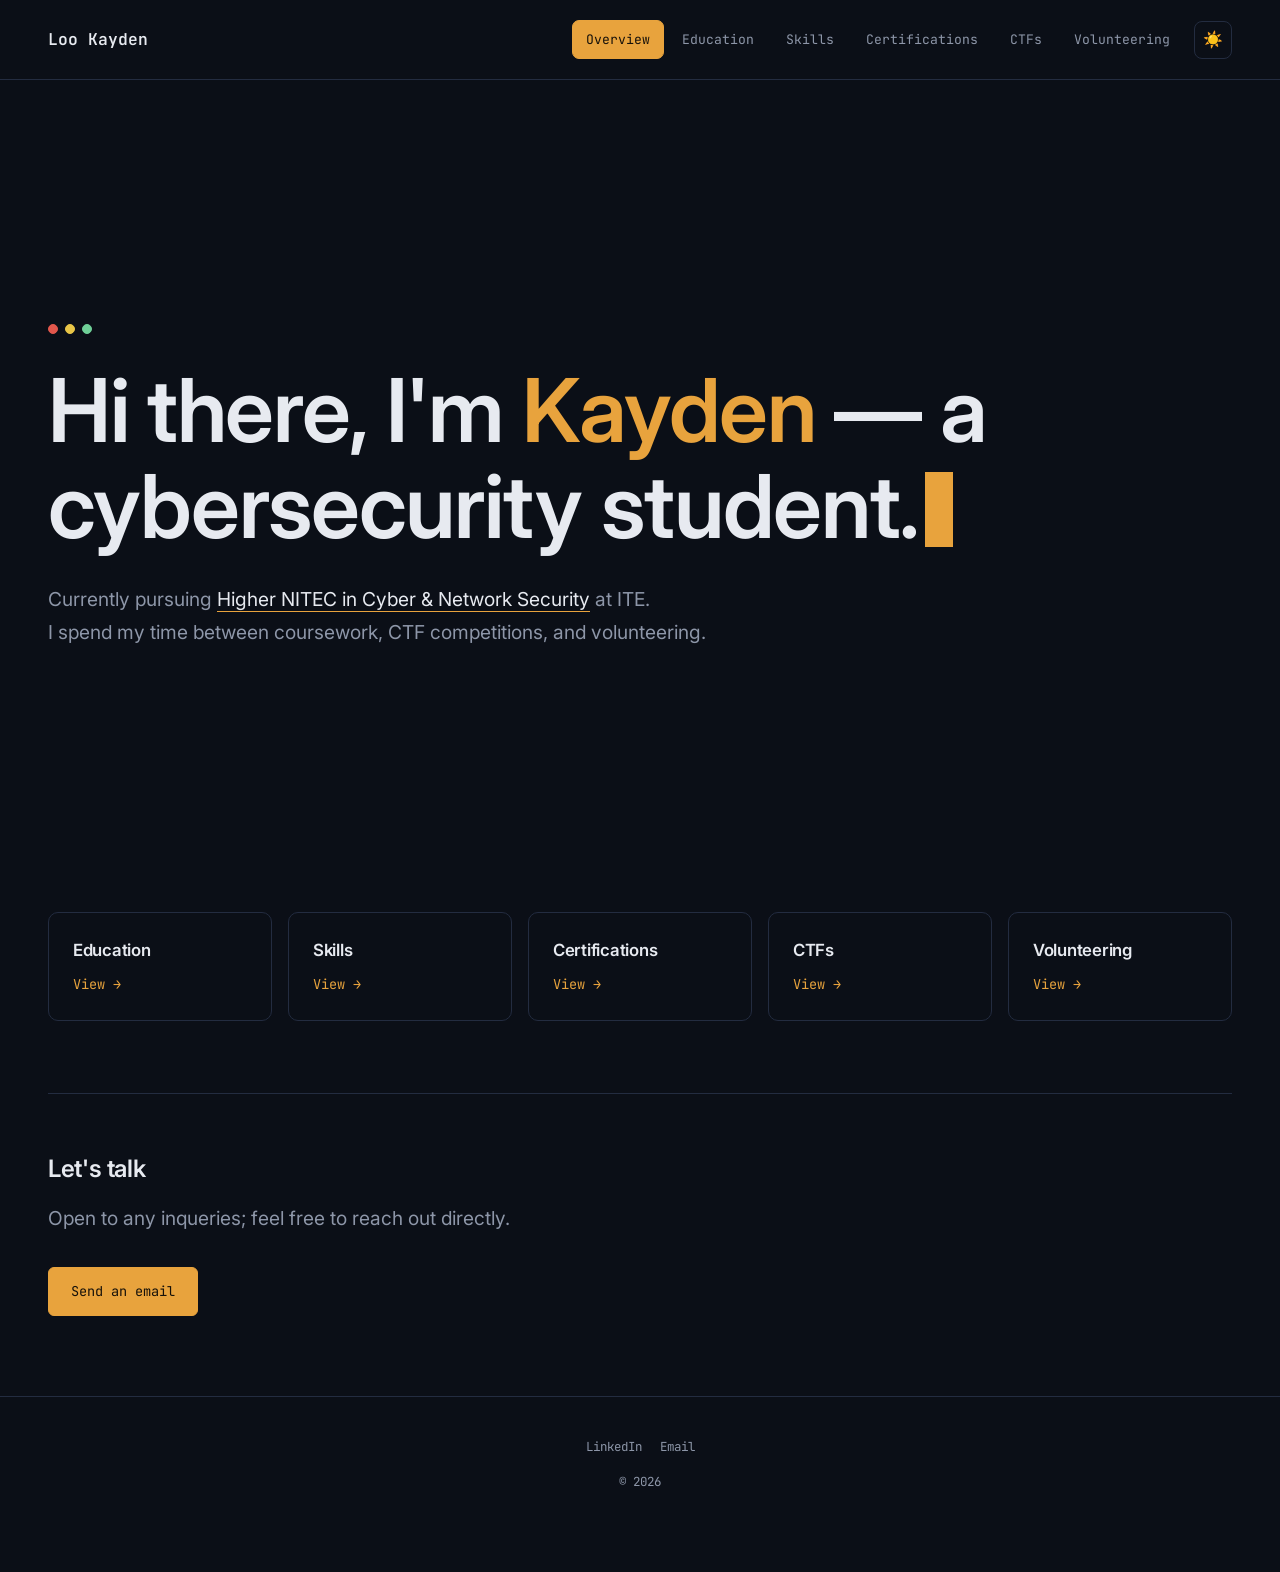
<file: index.html>
<!DOCTYPE html>
<html lang="en">
<head>
<meta charset="UTF-8">
<meta name="viewport" content="width=device-width, initial-scale=1.0">
<title>Loo Kayden — Cyber & Network Security Student</title>
<meta name="description" content="Portfolio of a cybersecurity student — projects, CTF writeups, and certifications.">
<link rel="preconnect" href="https://fonts.googleapis.com">
<link rel="preconnect" href="https://fonts.gstatic.com" crossorigin>
<link href="https://fonts.googleapis.com/css2?family=JetBrains+Mono:wght@400;500;600;700&family=Inter:wght@400;500;600&display=swap" rel="stylesheet">
<link rel="stylesheet" href="style.css">
<script>
  (function () {
    try {
      var t = localStorage.getItem('kayden-theme') || 'dark';
      document.documentElement.setAttribute('data-theme', t);
    } catch (e) {}
  })();
</script>
</head>
<body>

<header class="site-header">
  <a href="index.html" class="brand">Loo Kayden</a>
  <nav class="top-nav" aria-label="Primary navigation">
    <a href="index.html" class="active">Overview</a>
    <a href="education.html">Education</a>
    <a href="skills.html">Skills</a>
    <a href="certifications.html">Certifications</a>
    <a href="ctfs.html">CTFs</a>
    <a href="volunteering.html">Volunteering</a>
    <button id="theme-toggle" class="theme-toggle" aria-label="Switch theme">🌙</button>
  </nav>
</header>

<main>
  <section class="page hero">
    <div class="hero-intro">
      <div class="term-bar"><span></span><span></span><span></span></div>
      <h1>Hi there, I'm <span class="accent-text">Kayden</span> — a cybersecurity student.<span class="cursor"></span></h1>
      <p>
        Currently pursuing <a href="education.html">Higher NITEC in Cyber &amp; Network Security</a> at ITE.<br>
        I spend my time between coursework, CTF competitions, and volunteering.
      </p>
    </div>


    <div>
      <p>
        
      </p>
      
      
    </div>
    <div class="explore-grid">
      <a class="explore-card" href="education.html">
        <h3>Education</h3>
        <span class="arrow">View →</span>
      </a>
      <a class="explore-card" href="skills.html">
        <h3>Skills</h3>
        <span class="arrow">View →</span>
      </a>
      <a class="explore-card" href="certifications.html">
        <h3>Certifications</h3>
        <span class="arrow">View →</span>
      </a>
      <a class="explore-card" href="ctfs.html">
        <h3>CTFs</h3>
        <span class="arrow">View →</span>
      </a>
      <a class="explore-card" href="volunteering.html">
        <h3>Volunteering</h3>
        <span class="arrow">View →</span>
      </a>
      
    </div>

    <div class="page-block contact">
      <h2>Let's talk</h2>
      <p>
        Open to any inqueries; feel free to reach out directly.
      </p>
      <div class="contact-actions">
        <a class="btn primary" href="mailto:luweiwenkayden@gmail.com">Send an email</a>
      </div>
    </div>
  </section>
</main>

<footer class="site-footer">
  <div class="footer-inner">
    <div class="footer-socials">
      <a href="https://www.linkedin.com/in/kayden-loo" target="_blank" rel="noopener">LinkedIn</a>
      <a href="mailto:luweiwenkayden@gmail.com">Email</a>
    </div>
    <p>© 2026</p>
  </div>
</footer>

<script src="site.js" defer></script>
</body>
</html>
</file>
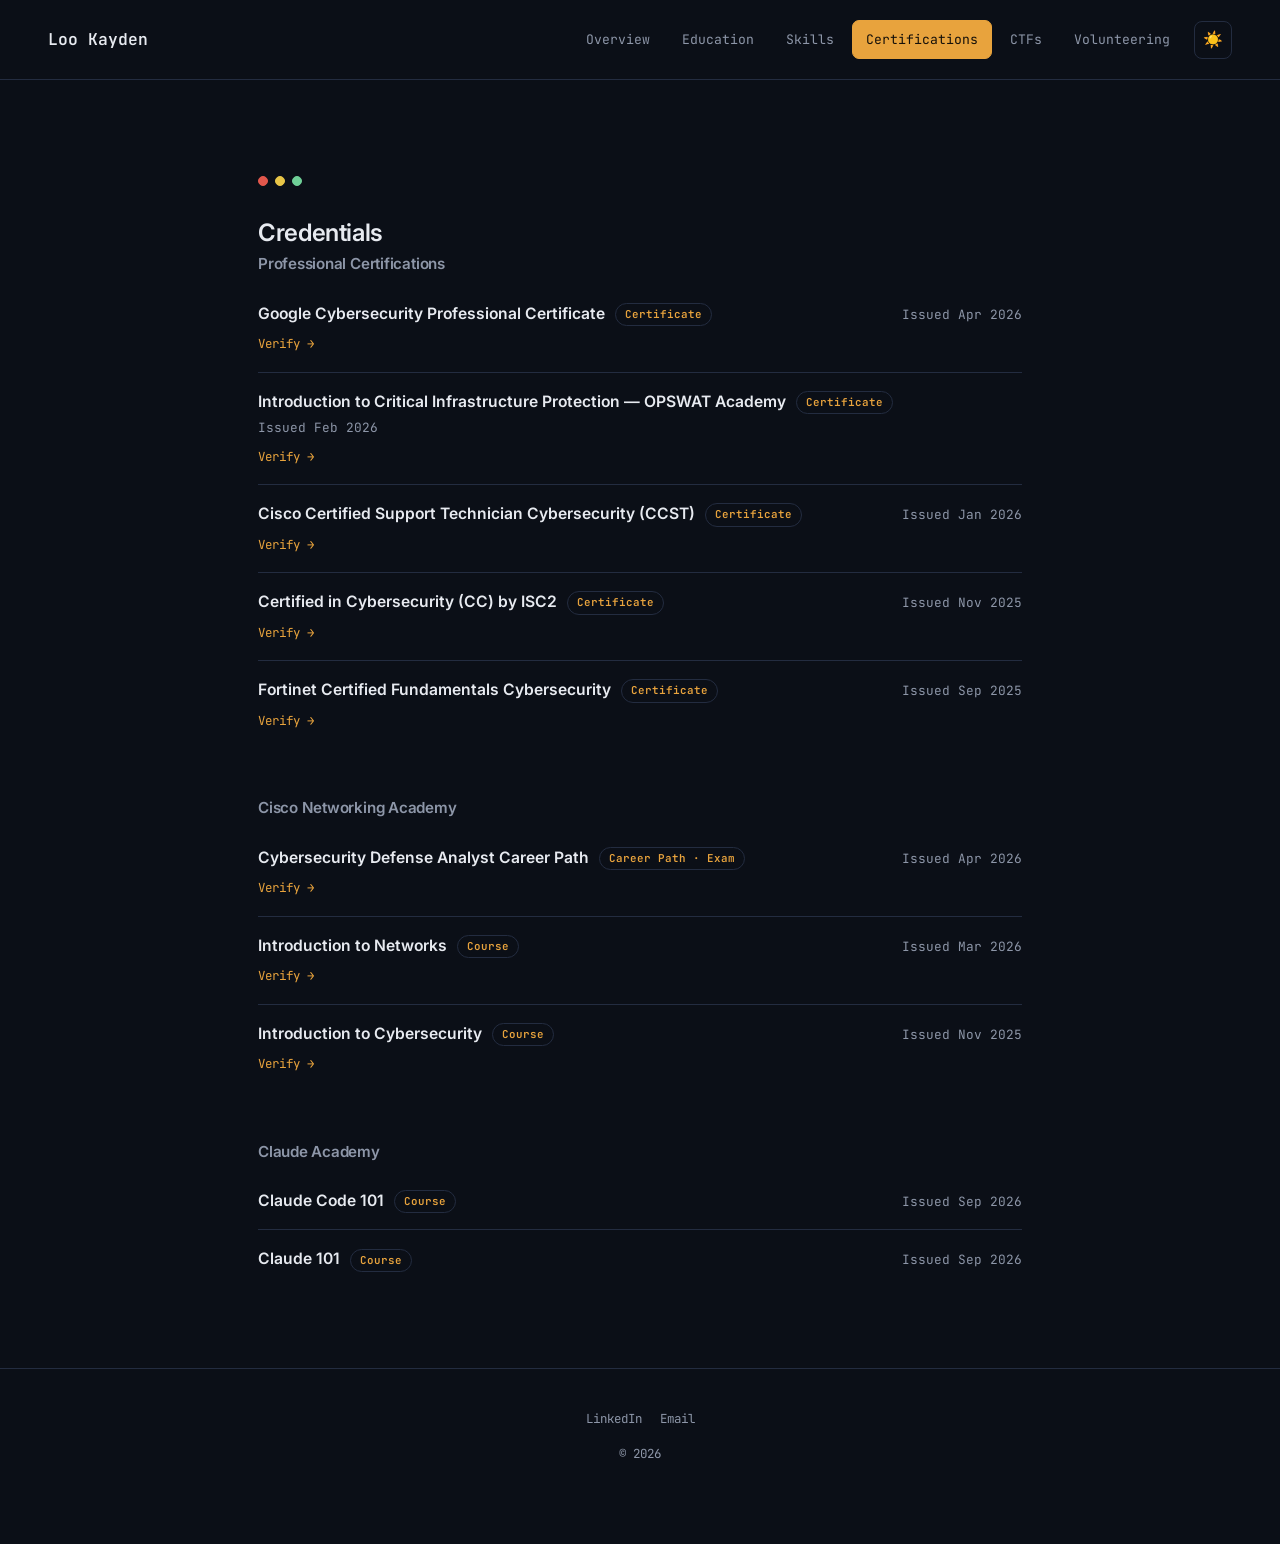
<file: certifications.html>
<!DOCTYPE html>
<html lang="en">
<head>
<meta charset="UTF-8">
<meta name="viewport" content="width=device-width, initial-scale=1.0">
<title>Certifications — Loo Kayden</title>
<link rel="preconnect" href="https://fonts.googleapis.com">
<link rel="preconnect" href="https://fonts.gstatic.com" crossorigin>
<link href="https://fonts.googleapis.com/css2?family=JetBrains+Mono:wght@400;500;600;700&family=Inter:wght@400;500;600&display=swap" rel="stylesheet">
<link rel="stylesheet" href="style.css">
<script>
  (function () {
    try {
      var t = localStorage.getItem('kayden-theme') || 'dark';
      document.documentElement.setAttribute('data-theme', t);
    } catch (e) {}
  })();
</script>
</head>
<body>

<header class="site-header">
  <a href="index.html" class="brand">Loo Kayden</a>
  <nav class="top-nav" aria-label="Primary navigation">
    <a href="index.html">Overview</a>
    <a href="education.html">Education</a>
    <a href="skills.html">Skills</a>
    <a href="certifications.html" class="active">Certifications</a>
    <a href="ctfs.html">CTFs</a>
    <a href="volunteering.html">Volunteering</a>
    <button id="theme-toggle" class="theme-toggle" aria-label="Switch theme">🌙</button>
  </nav>
</header>

<main>
  <section class="page">
    <div class="term-bar"><span></span><span></span><span></span></div>
    <h2>Credentials</h2>

    <div class="cert-group">
      <h3>Professional Certifications</h3>
      <div class="cert-list">
        <div class="cert">
          <div class="cert-name">Google Cybersecurity Professional Certificate<span class="cert-type">Certificate</span></div>
          <div class="cert-meta">Issued Apr 2026</div>
          <span class="cert-link-row"><a class="cert-link" href="certs/google-cybersecurity-professional-certificate.pdf" target="_blank" rel="noopener">Verify →</a></span>
        </div>
        <div class="cert">
          <div class="cert-name">Introduction to Critical Infrastructure Protection — OPSWAT Academy<span class="cert-type">Certificate</span></div>
          <div class="cert-meta">Issued Feb 2026</div>
          <span class="cert-link-row"><a class="cert-link" href="certs/opswat-icip-certificate.jpeg" target="_blank" rel="noopener">Verify →</a></span>
        </div>
        <div class="cert">
          <div class="cert-name">Cisco Certified Support Technician Cybersecurity (CCST)<span class="cert-type">Certificate</span></div>
          <div class="cert-meta">Issued Jan 2026</div>
          <span class="cert-link-row"><a class="cert-link" href="certs/cisco-ccst-cybersecurity-certificate.pdf" target="_blank" rel="noopener">Verify →</a></span>
        </div>
        <div class="cert">
          <div class="cert-name">Certified in Cybersecurity (CC) by ISC2<span class="cert-type">Certificate</span></div>
          <div class="cert-meta">Issued Nov 2025</div>
          <span class="cert-link-row"><a class="cert-link" href="certs/isc2-cc-certificate.pdf" target="_blank" rel="noopener">Verify →</a></span>
        </div>
        <div class="cert">
          <div class="cert-name">Fortinet Certified Fundamentals Cybersecurity<span class="cert-type">Certificate</span></div>
          <div class="cert-meta">Issued Sep 2025</div>
          <span class="cert-link-row"><a class="cert-link" href="certs/fortinet-certified-fundamentals-cybersecurity.pdf" target="_blank" rel="noopener">Verify →</a></span>
        </div>
        
      </div>
    </div>

    <div class="cert-group">
      <h3>Cisco Networking Academy</h3>
      <div class="cert-list">
        <div class="cert">
          <div class="cert-name">Cybersecurity Defense Analyst Career Path<span class="cert-type">Career Path · Exam</span></div>
          <div class="cert-meta">Issued Apr 2026</div>
          <span class="cert-link-row"><a class="cert-link" href="certs/cybersecurity-defense-analyst-career-path-certificate.pdf" target="_blank" rel="noopener">Verify →</a></span>
        </div>
        <div class="cert">
          <div class="cert-name">Introduction to Networks<span class="cert-type">Course</span></div>
          <div class="cert-meta">Issued Mar 2026</div>
          <span class="cert-link-row"><a class="cert-link" href="certs/introduction-to-networks-certificate.pdf" target="_blank" rel="noopener">Verify →</a></span>
        </div>
        <div class="cert">
          <div class="cert-name">Introduction to Cybersecurity<span class="cert-type">Course</span></div>
          <div class="cert-meta">Issued Nov 2025</div>
          <span class="cert-link-row"><a class="cert-link" href="certs/introduction-to-cybersecurity-certificate.pdf" target="_blank" rel="noopener">Verify →</a></span>
        </div>
      </div>
    </div>

    <div class="cert-group">
      <h3>Claude Academy</h3>
      <div class="cert-list">
        <div class="cert">
          <div class="cert-name">Claude Code 101<span class="cert-type">Course</span></div>
          <div class="cert-meta">Issued Sep 2026</div>
        </div>
        <div class="cert">
          <div class="cert-name">Claude 101<span class="cert-type">Course</span></div>
          <div class="cert-meta">Issued Sep 2026</div>
        </div>
      </div>
    </div>
  </section>
</main>

<footer class="site-footer">
  <div class="footer-inner">
    <div class="footer-socials">
      <a href="https://www.linkedin.com/in/kayden-loo" target="_blank" rel="noopener">LinkedIn</a>
      <a href="mailto:luweiwenkayden@gmail.com">Email</a>
    </div>
    <p>© 2026</p>
  </div>
</footer>

<script src="site.js" defer></script>
</body>
</html>
</file>
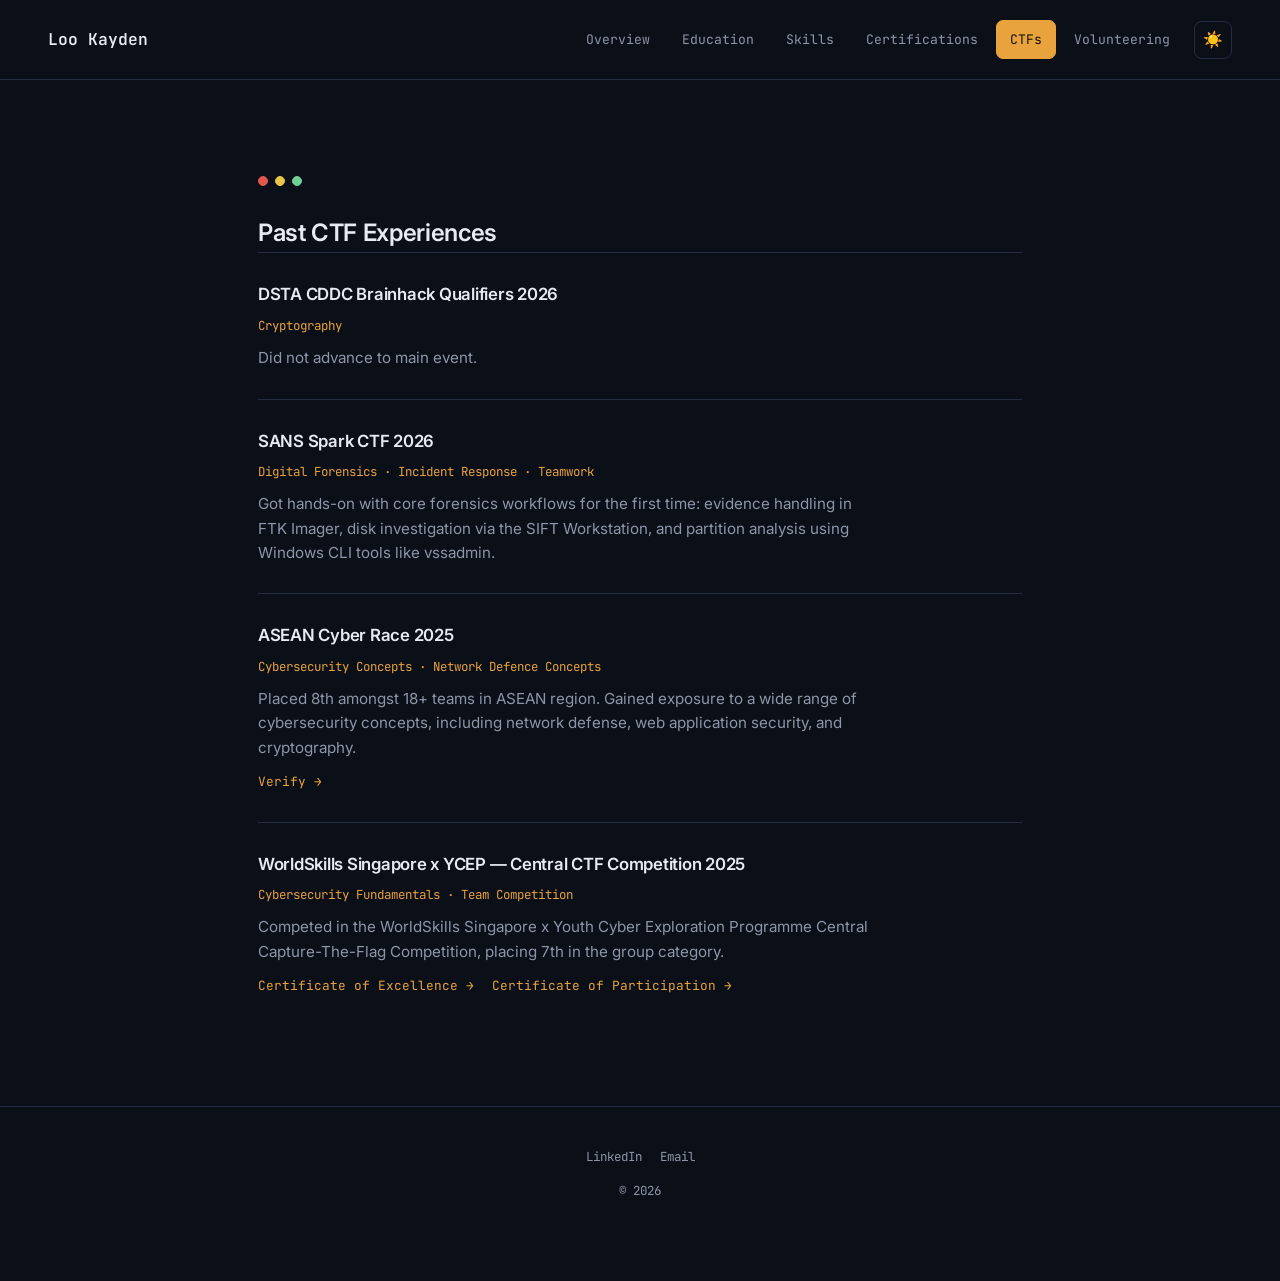
<file: ctfs.html>
<!DOCTYPE html>
<html lang="en">
<head>
<meta charset="UTF-8">
<meta name="viewport" content="width=device-width, initial-scale=1.0">
<title>CTFs — Loo Kayden</title>
<link rel="preconnect" href="https://fonts.googleapis.com">
<link rel="preconnect" href="https://fonts.gstatic.com" crossorigin>
<link href="https://fonts.googleapis.com/css2?family=JetBrains+Mono:wght@400;500;600;700&family=Inter:wght@400;500;600&display=swap" rel="stylesheet">
<link rel="stylesheet" href="style.css">
<script>
  (function () {
    try {
      var t = localStorage.getItem('kayden-theme') || 'dark';
      document.documentElement.setAttribute('data-theme', t);
    } catch (e) {}
  })();
</script>
</head>
<body>

<header class="site-header">
  <a href="index.html" class="brand">Loo Kayden</a>
  <nav class="top-nav" aria-label="Primary navigation">
    <a href="index.html">Overview</a>
    <a href="education.html">Education</a>
    <a href="skills.html">Skills</a>
    <a href="certifications.html">Certifications</a>
    <a href="ctfs.html" class="active">CTFs</a>
    <a href="volunteering.html">Volunteering</a>
    <button id="theme-toggle" class="theme-toggle" aria-label="Switch theme">🌙</button>
  </nav>
</header>

<main>
  <section class="page">
    <div class="term-bar"><span></span><span></span><span></span></div>
    <h2>Past CTF Experiences</h2>

    <div class="entry entry--plain">
      <div>
        <h3>DSTA CDDC Brainhack Qualifiers 2026</h3>
        <div class="stack">Cryptography</div>
        <p>
          Did not advance to main event.
        </p>
      </div>
    </div>
    <div class="entry entry--plain">
      <div>
        <h3>SANS Spark CTF 2026</h3>
        <div class="stack">Digital Forensics · Incident Response · Teamwork</div>
        <p>
          Got hands-on with core forensics workflows for the first time: evidence handling in FTK
          Imager, disk investigation via the SIFT Workstation, and partition analysis using Windows
          CLI tools like vssadmin.
        </p>
      </div>
    </div>
    <div class="entry entry--plain">
      <div>
        <h3>ASEAN Cyber Race 2025</h3>
        <div class="stack">Cybersecurity Concepts · Network Defence Concepts</div>
        <p>
          Placed 8th amongst 18+ teams in ASEAN region.
          Gained exposure to a wide range of cybersecurity concepts,
          including network defense, web application security, and cryptography.
        </p>
        <div class="links">
          <a href="certs/asean-cyber-race-2025-certificate.pdf" target="_blank" rel="noopener">Verify →</a>
        </div>
      </div>
    </div>
    <div class="entry entry--plain">
      <div>
        <h3>WorldSkills Singapore x YCEP — Central CTF Competition 2025</h3>
        <div class="stack">Cybersecurity Fundamentals · Team Competition</div>
        <p>
          Competed in the WorldSkills Singapore x Youth Cyber Exploration Programme
          Central Capture-The-Flag Competition, placing 7th in the group category.
        </p>
        <div class="links">
          <a href="certs/worldskills-ycep-ctf-certificate-of-excellence-2025.pdf" target="_blank" rel="noopener">Certificate of Excellence →</a>
          <a href="certs/worldskills-ycep-ctf-certificate-of-participation-2025.pdf" target="_blank" rel="noopener">Certificate of Participation →</a>
        </div>
      </div>
    </div>
  </section>
</main>

<footer class="site-footer">
  <div class="footer-inner">
    <div class="footer-socials">
      <a href="https://www.linkedin.com/in/kayden-loo" target="_blank" rel="noopener">LinkedIn</a>
      <a href="mailto:luweiwenkayden@gmail.com">Email</a>
    </div>
    <p>© 2026</p>
  </div>
</footer>

<script src="site.js" defer></script>
</body>
</html>
</file>
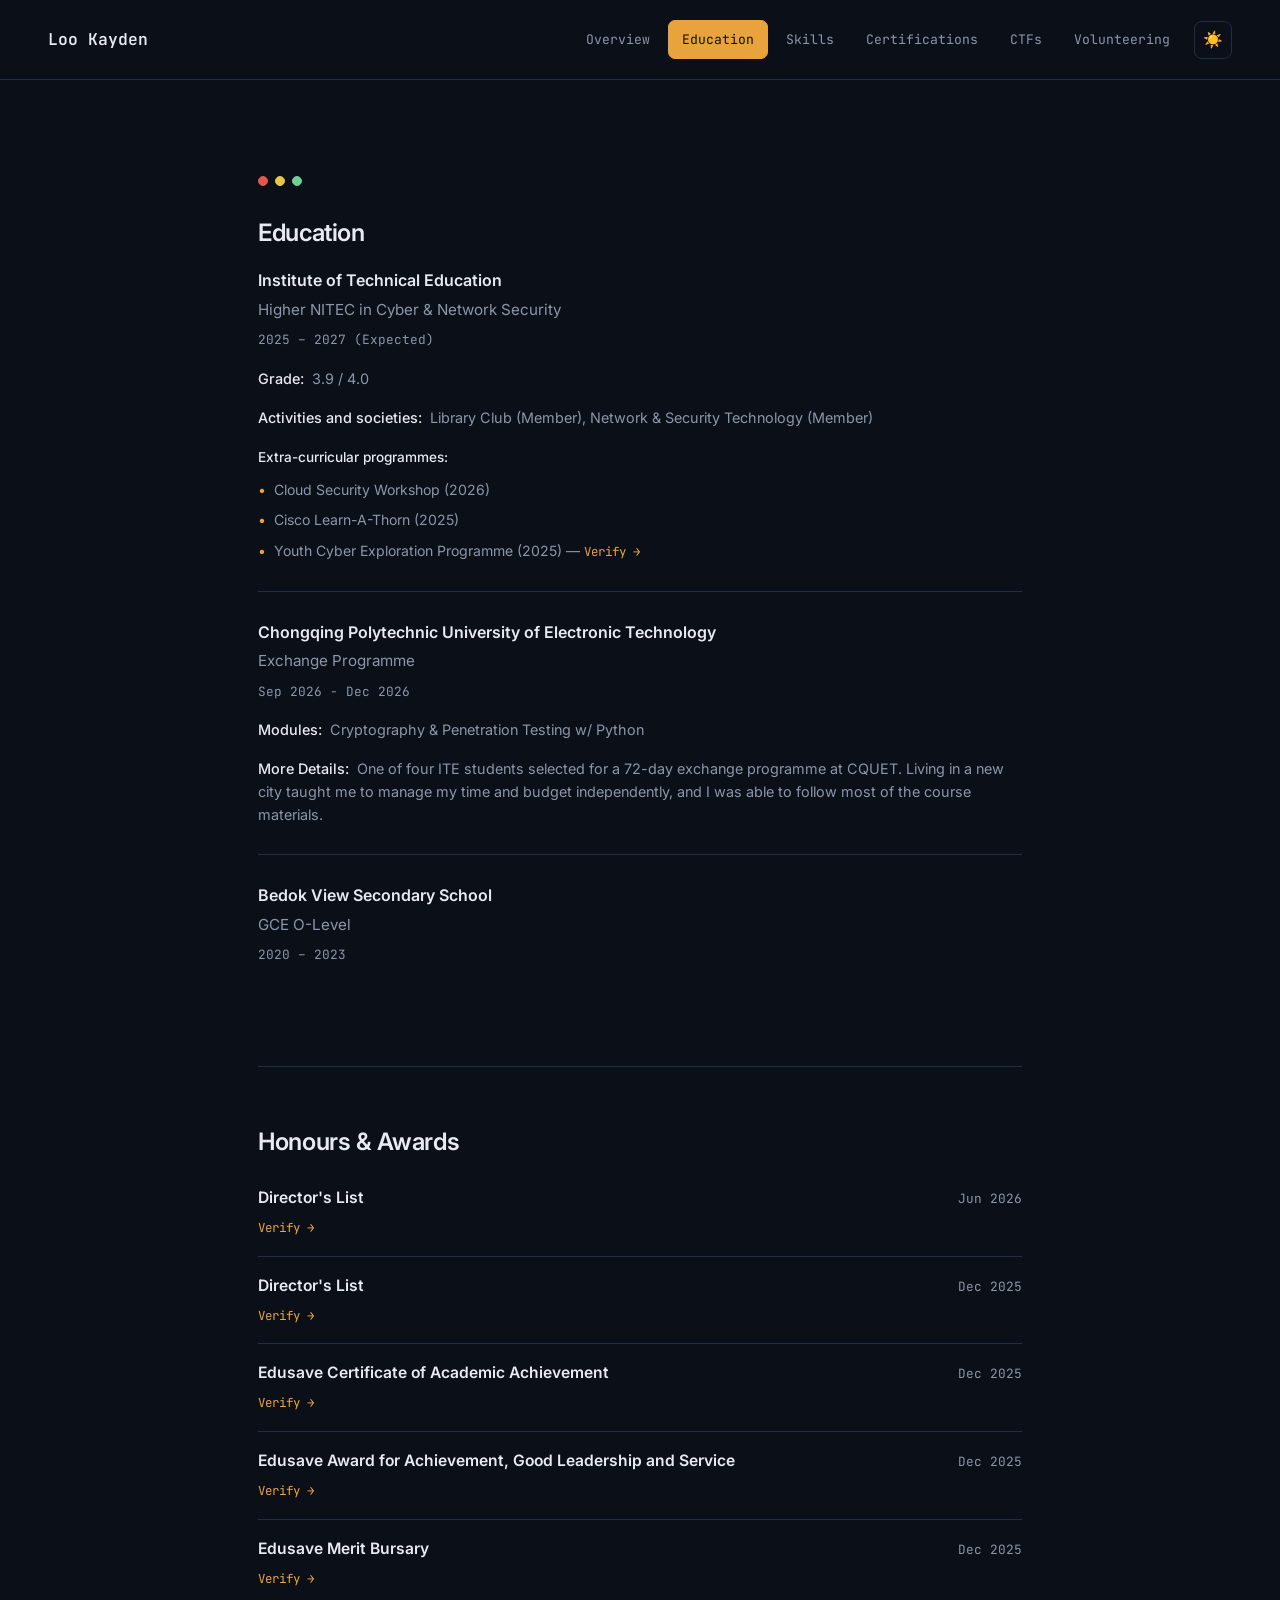
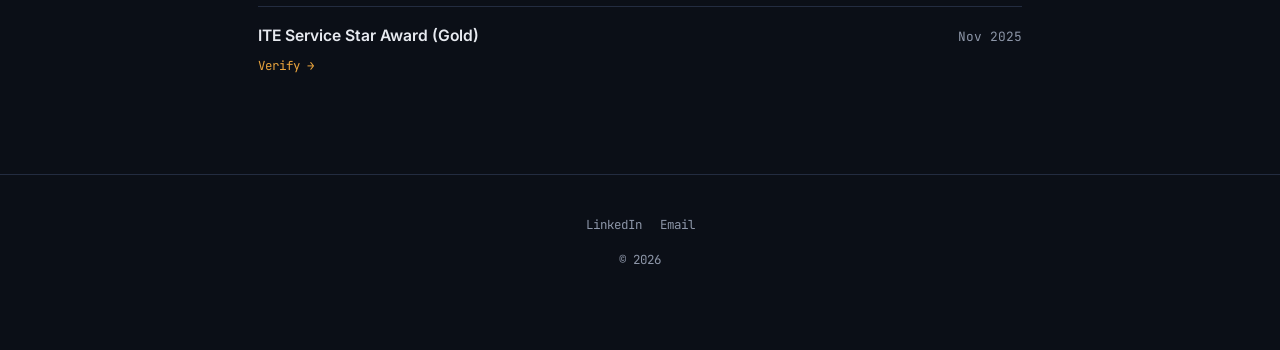
<file: education.html>
<!DOCTYPE html>
<html lang="en">
<head>
<meta charset="UTF-8">
<meta name="viewport" content="width=device-width, initial-scale=1.0">
<title>Education — Loo Kayden</title>
<link rel="preconnect" href="https://fonts.googleapis.com">
<link rel="preconnect" href="https://fonts.gstatic.com" crossorigin>
<link href="https://fonts.googleapis.com/css2?family=JetBrains+Mono:wght@400;500;600;700&family=Inter:wght@400;500;600&display=swap" rel="stylesheet">
<link rel="stylesheet" href="style.css">
<script>
  (function () {
    try {
      var t = localStorage.getItem('kayden-theme') || 'dark';
      document.documentElement.setAttribute('data-theme', t);
    } catch (e) {}
  })();
</script>
</head>
<body>

<header class="site-header">
  <a href="index.html" class="brand">Loo Kayden</a>
  <nav class="top-nav" aria-label="Primary navigation">
    <a href="index.html">Overview</a>
    <a href="education.html" class="active">Education</a>
    <a href="skills.html">Skills</a>
    <a href="certifications.html">Certifications</a>
    <a href="ctfs.html">CTFs</a>
    <a href="volunteering.html">Volunteering</a>
    <button id="theme-toggle" class="theme-toggle" aria-label="Switch theme">🌙</button>
  </nav>
</header>

<main>
  <section class="page">
    <div class="term-bar"><span></span><span></span><span></span></div>
    <h2>Education</h2>

    <div class="edu-list">
      <div class="edu-entry">
        <div class="edu-name">Institute of Technical Education</div>
        <div class="edu-role">Higher NITEC in Cyber &amp; Network Security</div>
        <div class="edu-meta">2025 – 2027 (Expected)</div>

        <div class="edu-detail"><span class="edu-label">Grade:</span>3.9 / 4.0</div>
        <div class="edu-detail"><span class="edu-label">Activities and societies:</span>Library Club (Member), Network &amp; Security Technology (Member)</div>

        <div class="edu-group">
          <div class="edu-label">Extra-curricular programmes:</div>
          <ul>
            <li>Cloud Security Workshop (2026)</li>
            <li>Cisco Learn-A-Thorn (2025)</li>
            <li>Youth Cyber Exploration Programme (2025) — <span class="cert-link-row"><a class="cert-link" href="certs/ycep-2025-certificate.pdf" target="_blank" rel="noopener">Verify →</a></span></li>
          </ul>
        </div>
      </div>
      <div class="edu-entry">
        <div class="edu-name">Chongqing Polytechnic University of Electronic Technology</div>
        <div class="edu-role">Exchange Programme</div>
        <div class="edu-meta">Sep 2026 - Dec 2026</div>
        <div class="edu-detail"><span class="edu-label">Modules:</span>Cryptography &amp; Penetration Testing w/ Python</div>
        <div class="edu-detail"><span class="edu-label">More Details:</span>One of four ITE students selected for a 72-day exchange programme at CQUET.
        Living in a new city taught me to manage my time and budget independently, and I was able to follow most of the course materials.</div>
      </div>

      <div class="edu-entry">
        <div class="edu-name">Bedok View Secondary School</div>
        <div class="edu-role">GCE O-Level</div>
        <div class="edu-meta">2020 – 2023</div>
      </div>
    </div>

    <div class="page-block">
      <h2>Honours &amp; Awards</h2>
      <div class="cert-list">
        <div class="cert">
          <div class="cert-name">Director's List</div>
          <div class="cert-meta">Jun 2026</div>
          <span class="cert-link-row"><a class="cert-link" href="certs/directors-list-2026.pdf" target="_blank" rel="noopener">Verify →</a></span>
        </div>
        <div class="cert">
          <div class="cert-name">Director's List</div>
          <div class="cert-meta">Dec 2025</div>
          <span class="cert-link-row"><a class="cert-link" href="certs/directors-list-2025.pdf" target="_blank" rel="noopener">Verify →</a></span>
        </div>
        <div class="cert">
          <div class="cert-name">Edusave Certificate of Academic Achievement</div>
          <div class="cert-meta">Dec 2025</div>
          <span class="cert-link-row"><a class="cert-link" href="certs/edusave-certificate-of-academic-achievement-2025.jpeg" target="_blank" rel="noopener">Verify →</a></span>
        </div>
        <div class="cert">
          <div class="cert-name">Edusave Award for Achievement, Good Leadership and Service</div>
          <div class="cert-meta">Dec 2025</div>
          <span class="cert-link-row"><a class="cert-link" href="certs/eagles-award-2025.jpeg" target="_blank" rel="noopener">Verify →</a></span>
        </div>
        <div class="cert">
          <div class="cert-name">Edusave Merit Bursary</div>
          <div class="cert-meta">Dec 2025</div>
          <span class="cert-link-row"><a class="cert-link" href="certs/edusave-merit-bursary-2025.jpeg" target="_blank" rel="noopener">Verify →</a></span>
        </div>
        <div class="cert">
          <div class="cert-name">ITE Service Star Award (Gold)</div>
          <div class="cert-meta">Nov 2025</div>
          <span class="cert-link-row"><a class="cert-link" href="certs/service-star-award-gold-2025.pdf" target="_blank" rel="noopener">Verify →</a></span>
        </div>
        
      </div>
    </div>
  </section>
</main>

<footer class="site-footer">
  <div class="footer-inner">
    <div class="footer-socials">
      <a href="https://www.linkedin.com/in/kayden-loo" target="_blank" rel="noopener">LinkedIn</a>
      <a href="mailto:luweiwenkayden@gmail.com">Email</a>
    </div>
    <p>© 2026</p>
  </div>
</footer>

<script src="site.js" defer></script>
</body> 
</html>
</file>
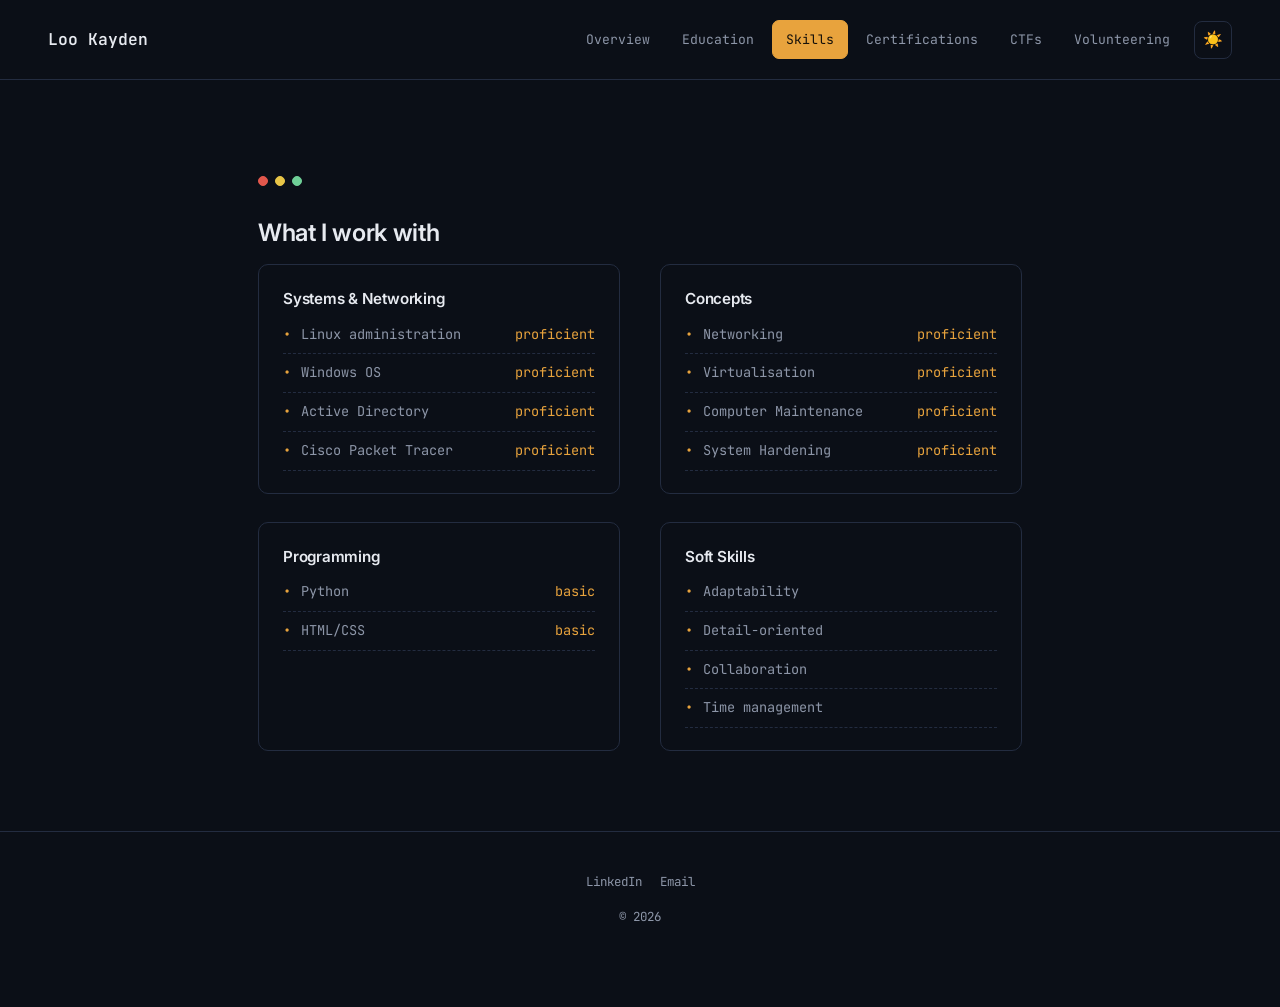
<file: skills.html>
<!DOCTYPE html>
<html lang="en">
<head>
<meta charset="UTF-8">
<meta name="viewport" content="width=device-width, initial-scale=1.0">
<title>Skills — Loo Kayden</title>
<link rel="preconnect" href="https://fonts.googleapis.com">
<link rel="preconnect" href="https://fonts.gstatic.com" crossorigin>
<link href="https://fonts.googleapis.com/css2?family=JetBrains+Mono:wght@400;500;600;700&family=Inter:wght@400;500;600&display=swap" rel="stylesheet">
<link rel="stylesheet" href="style.css">
<script>
  (function () {
    try {
      var t = localStorage.getItem('kayden-theme') || 'dark';
      document.documentElement.setAttribute('data-theme', t);
    } catch (e) {}
  })();
</script>
</head>
<body>

<header class="site-header">
  <a href="index.html" class="brand">Loo Kayden</a>
  <nav class="top-nav" aria-label="Primary navigation">
    <a href="index.html">Overview</a>
    <a href="education.html">Education</a>
    <a href="skills.html" class="active">Skills</a>
    <a href="certifications.html">Certifications</a>
    <a href="ctfs.html">CTFs</a>
    <a href="volunteering.html">Volunteering</a>
    <button id="theme-toggle" class="theme-toggle" aria-label="Switch theme">🌙</button>
  </nav>
</header>

<main>
  <section class="page">
    <div class="term-bar"><span></span><span></span><span></span></div>
    <h2>What I work with</h2>

    <div class="skills-grid">
      <div class="skill-group">
        <h3>Systems &amp; Networking</h3>
        <ul>
          <li>Linux administration <span class="level">proficient</span></li>
          <li>Windows OS <span class="level">proficient</span></li>
          <li>Active Directory <span class="level">proficient</span></li>
          <li>Cisco Packet Tracer <span class="level">proficient</span></li>
        </ul>
      </div>
      <div class="skill-group">
        <h3>Concepts</h3>
        <ul>
          <li>Networking <span class="level">proficient</span></li>
          <li>Virtualisation <span class="level">proficient</span></li>
          <li>Computer Maintenance <span class="level">proficient</span></li>
          <li>System Hardening <span class="level">proficient</span></li>
        </ul>
      </div>
      <div class="skill-group">
        <h3>Programming</h3>
        <ul>
          <li>Python <span class="level">basic</span></li>
          <li>HTML/CSS <span class="level">basic</span></li>
        </ul>
      </div>
      <div class="skill-group">
        <h3>Soft Skills</h3>
        <ul>
          <li>Adaptability</li>
          <li>Detail-oriented</li>
          <li>Collaboration</li>
          <li>Time management</li>
        </ul>
      </div>
    </div>
  </section>
</main>

<footer class="site-footer">
  <div class="footer-inner">
    <div class="footer-socials">
      <a href="https://www.linkedin.com/in/kayden-loo" target="_blank" rel="noopener">LinkedIn</a>
      <a href="mailto:luweiwenkayden@gmail.com">Email</a>
    </div>
    <p>© 2026</p>
  </div>
</footer>

<script src="site.js" defer></script>
</body>
</html>
</file>
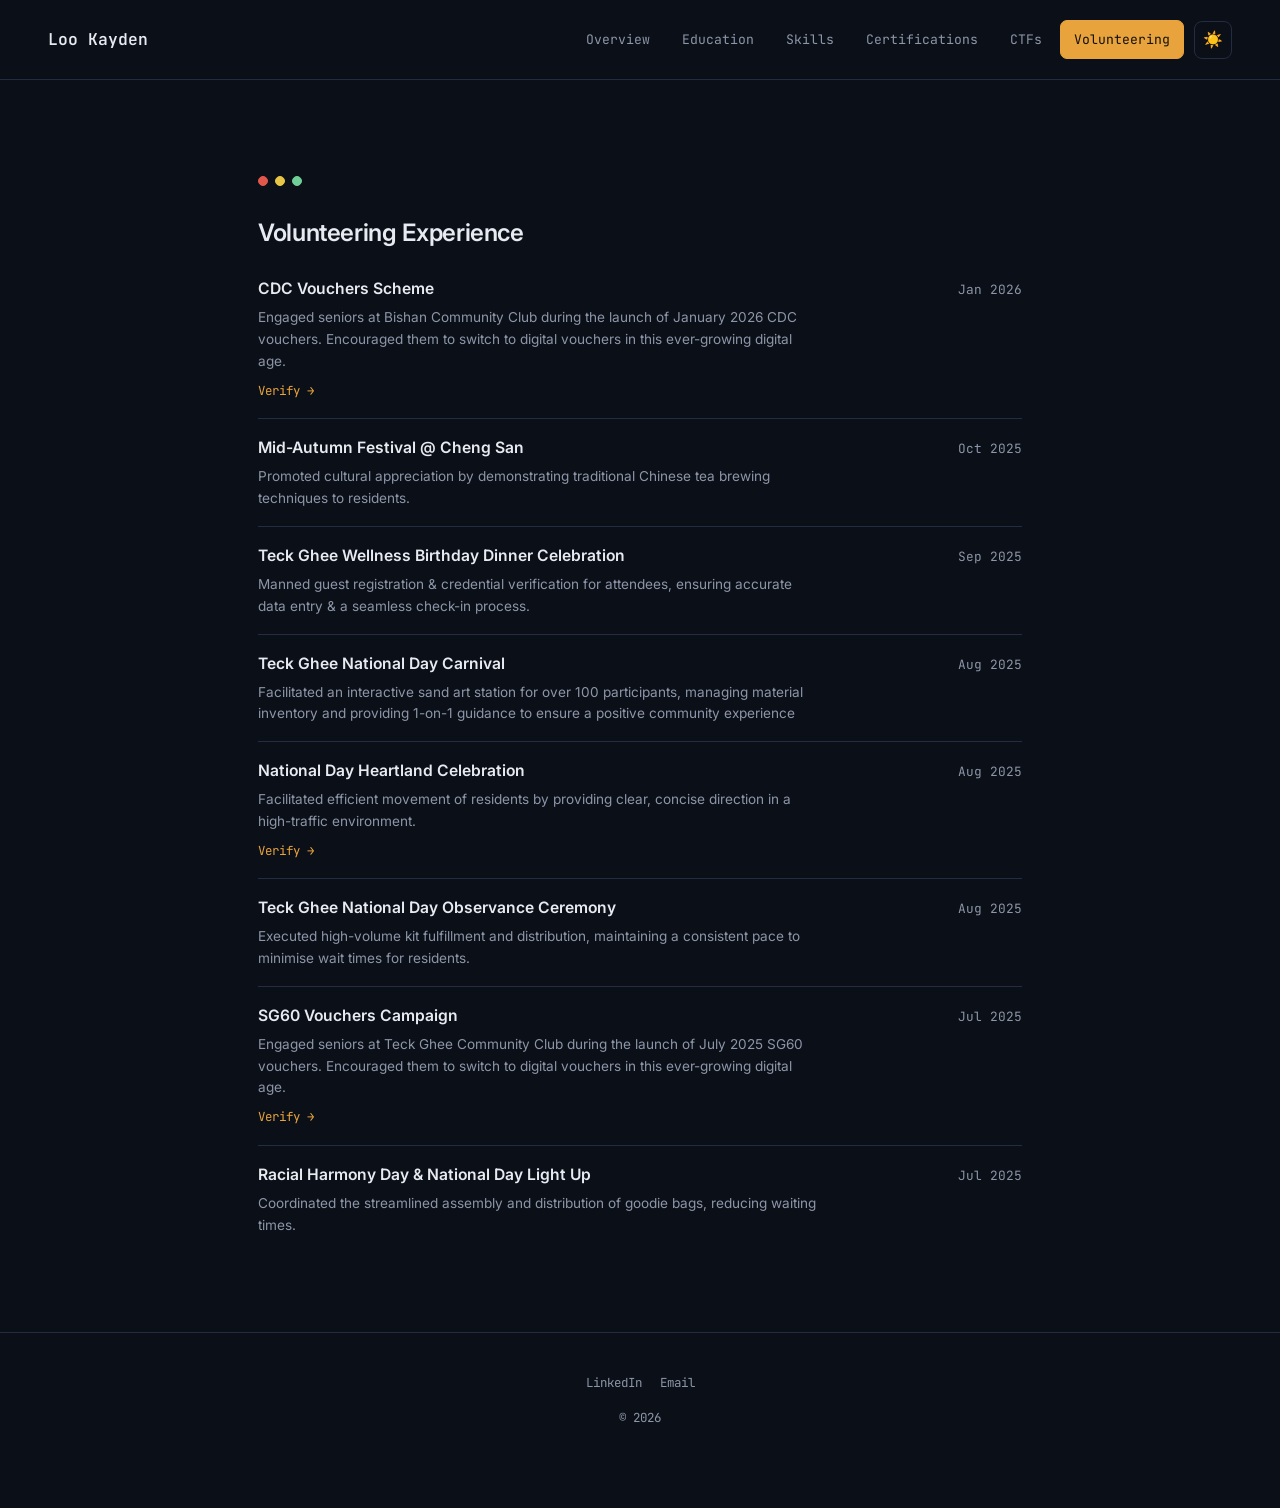
<file: volunteering.html>
<!DOCTYPE html>
<html lang="en">
<head>
<meta charset="UTF-8">
<meta name="viewport" content="width=device-width, initial-scale=1.0">
<title>Volunteering — Loo Kayden</title>
<link rel="preconnect" href="https://fonts.googleapis.com">
<link rel="preconnect" href="https://fonts.gstatic.com" crossorigin>
<link href="https://fonts.googleapis.com/css2?family=JetBrains+Mono:wght@400;500;600;700&family=Inter:wght@400;500;600&display=swap" rel="stylesheet">
<link rel="stylesheet" href="style.css">
<script>
  (function () {
    try {
      var t = localStorage.getItem('kayden-theme') || 'dark';
      document.documentElement.setAttribute('data-theme', t);
    } catch (e) {}
  })();
</script>
</head>
<body>

<header class="site-header">
  <a href="index.html" class="brand">Loo Kayden</a>
  <nav class="top-nav" aria-label="Primary navigation">
    <a href="index.html">Overview</a>
    <a href="education.html">Education</a>
    <a href="skills.html">Skills</a>
    <a href="certifications.html">Certifications</a>
    <a href="ctfs.html">CTFs</a>
    <a href="volunteering.html" class="active">Volunteering</a>
    <button id="theme-toggle" class="theme-toggle" aria-label="Switch theme">🌙</button>
  </nav>
</header>

<main>
  <section class="page">
    <div class="term-bar"><span></span><span></span><span></span></div>
    <h2>Volunteering Experience</h2>

    <div class="cert-list">

      <div class="cert">
        <div class="cert-name">CDC Vouchers Scheme</div>
        <div class="cert-meta">Jan 2026</div>
        <p>
          Engaged seniors at Bishan Community Club during the launch of January 2026 CDC vouchers.
          Encouraged them to switch to digital vouchers in this ever-growing digital age.
        </p>
        <span class="cert-link-row"><a class="cert-link" href="certs/cdc-vouchers-jan-2026.jpeg" target="_blank" rel="noopener">Verify →</a></span>
      </div>
      <div class="cert">
        <div class="cert-name">Mid-Autumn Festival @ Cheng San</div>
        <div class="cert-meta">Oct 2025</div>
        <p>
          Promoted cultural appreciation by demonstrating traditional Chinese tea brewing techniques to residents.
        </p>
      </div>
      <div class="cert">
        <div class="cert-name">Teck Ghee Wellness Birthday Dinner Celebration</div>
        <div class="cert-meta">Sep 2025</div>
        <p>
          Manned guest registration & credential verification for attendees,
          ensuring accurate data entry & a seamless check-in process.
        </p>
      </div>
      <div class="cert">
        <div class="cert-name">Teck Ghee National Day Carnival</div>
        <div class="cert-meta">Aug 2025</div>
        <p>
          Facilitated an interactive sand art station for over 100 participants,
          managing material inventory and providing 1-on-1 guidance to ensure a positive community experience
        </p>
      </div>
      <div class="cert">
        <div class="cert-name">National Day Heartland Celebration</div>
        <div class="cert-meta">Aug 2025</div>
        <p>
          Facilitated efficient movement of residents by providing clear, concise direction in a high-traffic environment.
        </p>
        <span class="cert-link-row"><a class="cert-link" href="certs/national-day-heartland-celebration-2025.jpeg" target="_blank" rel="noopener">Verify →</a></span>
      </div>
      <div class="cert">
        <div class="cert-name">Teck Ghee National Day Observance Ceremony</div>
        <div class="cert-meta">Aug 2025</div>
        <p>
          Executed high-volume kit fulfillment and distribution, maintaining a consistent pace to minimise wait times for residents.
        </p>
      </div>
      <div class="cert">
        <div class="cert-name">SG60 Vouchers Campaign</div>
        <div class="cert-meta">Jul 2025</div>
        <p>
          Engaged seniors at Teck Ghee Community Club during the launch of July 2025 SG60 vouchers.
          Encouraged them to switch to digital vouchers in this ever-growing digital age.
        </p>
        <span class="cert-link-row"><a class="cert-link" href="certs/sg60-vouchers-campaign-2025.jpeg" target="_blank" rel="noopener">Verify →</a></span>
      </div>
      <div class="cert">
        <div class="cert-name">Racial Harmony Day & National Day Light Up</div>
        <div class="cert-meta">Jul 2025</div>
        <p>
          Coordinated the streamlined assembly and distribution of goodie bags, reducing waiting times.
        </p>
      </div>
    </div>
  </section>
</main>

<footer class="site-footer">
  <div class="footer-inner">
    <div class="footer-socials">
      <a href="https://www.linkedin.com/in/kayden-loo" target="_blank" rel="noopener">LinkedIn</a>
      <a href="mailto:luweiwenkayden@gmail.com">Email</a>
    </div>
    <p>© 2026</p>
  </div>
</footer>

<script src="site.js" defer></script>
</body>
</html>
</file>
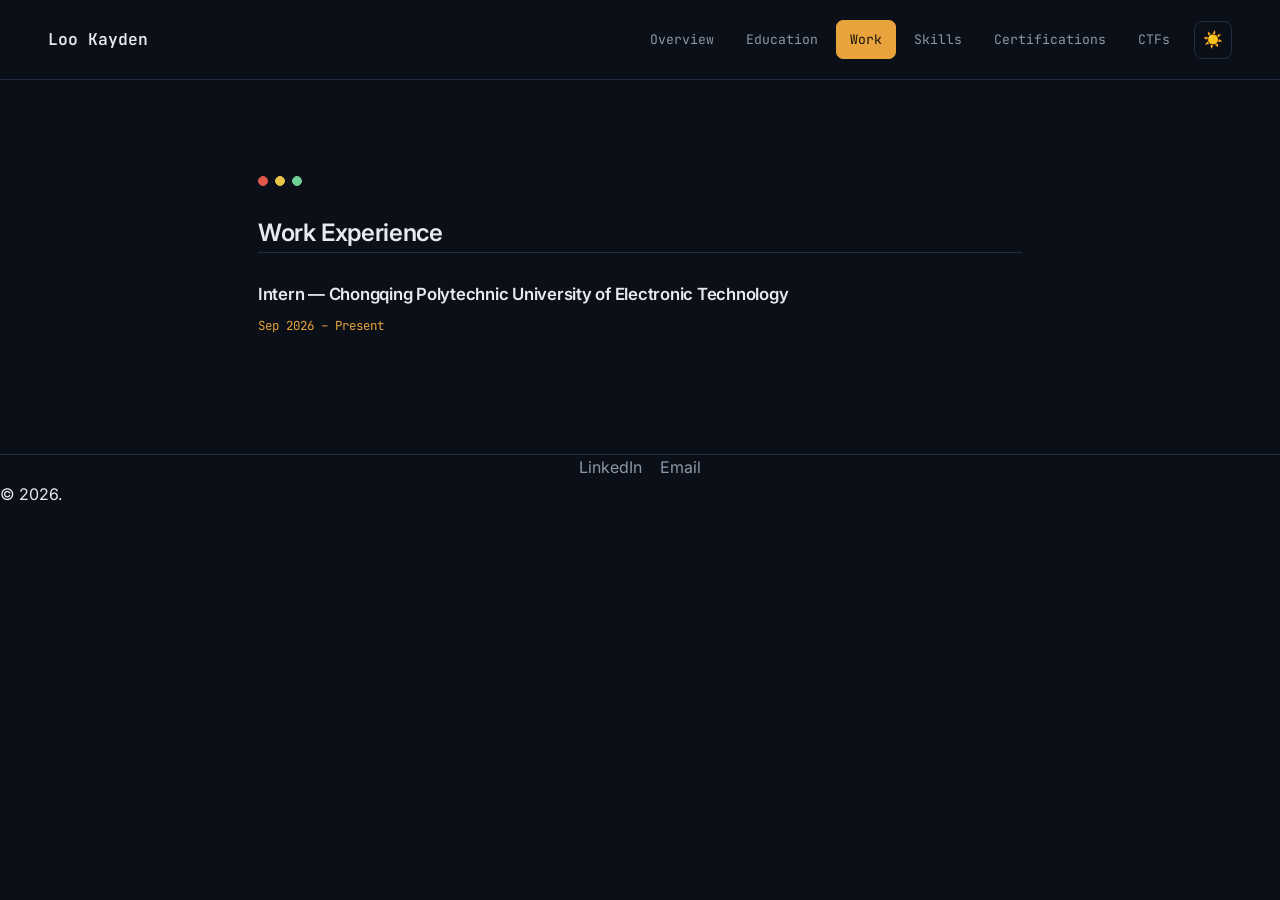
<file: work.html>
<!DOCTYPE html>
<html lang="en">
<head>
<meta charset="UTF-8">
<meta name="viewport" content="width=device-width, initial-scale=1.0">
<title>Work — Loo Kayden</title>
<link rel="preconnect" href="https://fonts.googleapis.com">
<link rel="preconnect" href="https://fonts.gstatic.com" crossorigin>
<link href="https://fonts.googleapis.com/css2?family=JetBrains+Mono:wght@400;500;600;700&family=Inter:wght@400;500;600&display=swap" rel="stylesheet">
<link rel="stylesheet" href="style.css">
<script>
  (function () {
    try {
      var t = localStorage.getItem('kayden-theme') || 'dark';
      document.documentElement.setAttribute('data-theme', t);
    } catch (e) {}
  })();
</script>
</head>
<body>

<header class="site-header">
  <a href="index.html" class="brand">Loo Kayden</a>
  <nav class="top-nav" aria-label="Primary navigation">
    <a href="index.html">Overview</a>
    <a href="education.html">Education</a>
    <a href="work.html" class="active">Work</a>
    <a href="skills.html">Skills</a>
    <a href="certifications.html">Certifications</a>
    <a href="projects.html">CTFs</a>
    <button id="theme-toggle" class="theme-toggle" aria-label="Switch theme">🌙</button>
  </nav>
</header>

<main>
  <section class="page">
    <div class="term-bar"><span></span><span></span><span></span></div>
    <h2>Work Experience</h2>

    <div class="entry entry--plain">
      <div>
        <h3>Intern — Chongqing Polytechnic University of Electronic Technology</h3>
        <div class="stack">Sep 2026 – Present</div>
        <p>
          
        </p>
      </div>
    </div>
  </section>
</main>

<footer class="site-footer">
  <div class="footer-socials">
    <a href="https://www.linkedin.com/in/kayden-loo" target="_blank" rel="noopener">LinkedIn</a>
    <a href="mailto:luweiwenkayden@gmail.com">Email</a>
  </div>
  <p>© 2026.</p>
</footer>

<script src="site.js" defer></script>
</body>
</html>
</file>
<file: style.css>
:root {
  --bg: #0B0F17;
  --panel: #121826;
  --panel-2: #161D2C;
  --text: #E7EAF0;
  --text-muted: #8D96A8;
  --line: #232C40;
  --accent: #E8A33D;
  --accent-dim: #E8A33D33;
  --good: #6FCF97;
  --on-accent: #16110A;
  --mono: 'JetBrains Mono', ui-monospace, monospace;
  --sans: 'Inter', system-ui, sans-serif;
}

:root[data-theme="light"] {
  --bg: #F7F5F1;
  --panel: #FFFFFF;
  --panel-2: #EFECE6;
  --text: #14181F;
  --text-muted: #5B6472;
  --line: #DEDAD2;
  --accent: #96530C;
  --accent-dim: #96530C22;
  --good: #2F9E64;
  --on-accent: #FFFFFF;
}

* { box-sizing: border-box; margin: 0; padding: 0; }

html { scroll-behavior: smooth; }

body {
  background-color: var(--bg);
  color: var(--text);
  font-family: var(--sans);
  line-height: 1.6;
  font-size: 16px;
  -webkit-font-smoothing: antialiased;
  transition: background-color 0.2s ease, color 0.2s ease;
}

a { color: inherit; text-decoration: none; }

::selection { background: var(--accent-dim); color: var(--text); }

:focus-visible {
  outline: 2px solid var(--accent);
  outline-offset: 3px;
}

/* ---------- HEADER / TOP NAV ---------- */

.site-header {
  position: sticky;
  top: 0;
  z-index: 20;
  display: flex;
  align-items: center;
  justify-content: space-between;
  gap: 24px;
  padding: 20px 48px;
  border-bottom: 1px solid var(--line);
  background: var(--bg);
  transition: background-color 0.2s ease, border-color 0.2s ease;
}

.brand {
  font-family: var(--mono);
  font-weight: 600;
  font-size: 1.02rem;
  color: var(--text);
  white-space: nowrap;
}

.brand .tag { color: var(--accent); }

.top-nav {
  display: flex;
  align-items: center;
  gap: 4px;
  flex-wrap: wrap;
  justify-content: flex-end;
}

.top-nav a {
  font-family: var(--mono);
  font-size: 0.82rem;
  color: var(--text-muted);
  padding: 8px 13px;
  border-radius: 7px;
  border: 1px solid transparent;
  transition: color 0.15s ease, border-color 0.15s ease, background-color 0.15s ease;
}

.top-nav a:hover, .top-nav a:focus-visible {
  color: var(--text);
  border-color: var(--line);
}

.top-nav a.active {
  color: var(--on-accent);
  background: var(--accent);
  border-color: var(--accent);
}

.theme-toggle {
  width: 38px;
  height: 38px;
  border-radius: 8px;
  border: 1px solid var(--line);
  background: transparent;
  color: var(--text);
  display: flex;
  align-items: center;
  justify-content: center;
  cursor: pointer;
  margin-left: 6px;
  font-size: 1rem;
  transition: border-color 0.15s ease, color 0.15s ease;
}

.theme-toggle:hover, .theme-toggle:focus-visible {
  border-color: var(--accent);
  color: var(--accent);
}

/* ---------- PAGE LAYOUT ---------- */

main { display: block; }

.page {
  max-width: 860px;
  margin: 0 auto;
  padding: 96px 48px 80px;
}

.section-num {
  font-family: var(--mono);
  color: var(--text-muted);
  font-size: 0.82rem;
  margin-bottom: 18px;
}

h1, h2, h3 { font-weight: 600; letter-spacing: -0.015em; }

.eyebrow {
  display: block;
  font-family: var(--mono);
  font-size: 0.78rem;
  letter-spacing: 0.08em;
  color: var(--accent);
  margin-bottom: 14px;
}

.eyebrow::before { content: "// "; opacity: 0.85; }

.heading-icon {
  display: inline-block;
  margin-right: 6px;
}

.term-bar {
  display: flex;
  gap: 7px;
  margin-bottom: 28px;
}

.term-bar span {
  width: 10px;
  height: 10px;
  border-radius: 50%;
  border: 1px solid var(--line);
  background: var(--panel-2);
}

.term-bar span:nth-child(1) { background: #E2574C; border-color: #E2574C; }
.term-bar span:nth-child(2) { background: #E8C547; border-color: #E8C547; }
.term-bar span:nth-child(3) { background: var(--good); border-color: var(--good); }

.cursor {
  display: inline-block;
  width: 0.5ch;
  height: 0.85em;
  background: var(--accent);
  margin-left: 6px;
  vertical-align: -0.1em;
  animation: blink 1s steps(1) infinite;
}

@keyframes blink { 50% { opacity: 0; } }

/* Hero (index page) */

.hero {
  max-width: 1440px;
  animation: rise 0.6s ease both;
}

@keyframes rise {
  from { opacity: 0; transform: translateY(10px); }
  to { opacity: 1; transform: translateY(0); }
}

.hero-intro {
  min-height: calc(100vh - 220px);
  display: flex;
  flex-direction: column;
  justify-content: center;
  transform: translateY(-30px);
}

.hero h1 {
  font-size: clamp(2.75rem, 7vw, 5.5rem);
  max-width: 26ch;
  line-height: 1.1;
}

.hero p {
  margin-top: 28px;
  color: var(--text-muted);
  max-width: 75ch;
  font-size: 1.2rem;
  line-height: 1.7;
}

.hero .accent-text { color: var(--accent); }

.hero p a {
  color: var(--text);
  border-bottom: 1px solid var(--accent);
}

.hero p a:hover, .hero p a:focus-visible {
  color: var(--accent);
}

.hero-meta {
  margin-top: 36px;
  display: flex;
  flex-direction: column;
  gap: 20px;
  font-family: var(--mono);
  font-size: 0.82rem;
  color: var(--text-muted);
  flex-wrap: wrap;
}

.hero-meta strong { color: var(--text); display: block; font-size: 0.95rem; margin-bottom: 2px; }

/* Explore grid (index page links to other pages) */

.explore-grid {
  display: grid;
  grid-template-columns: repeat(auto-fill, minmax(220px, 1fr));
  gap: 16px;
  margin-top: 56px;
}

.explore-card {
  border: 1px solid var(--line);
  border-radius: 10px;
  padding: 24px;
  display: flex;
  flex-direction: column;
  gap: 10px;
  transition: border-color 0.15s ease, transform 0.15s ease;
}

.explore-card:hover, .explore-card:focus-visible {
  border-color: var(--accent);
  transform: translateY(-2px);
}

.explore-card .num {
  font-family: var(--mono);
  color: var(--text-muted);
  font-size: 0.78rem;
}

.explore-card h3 { font-size: 1.05rem; }

.explore-card .arrow {
  margin-top: auto;
  color: var(--accent);
  font-family: var(--mono);
  font-size: 0.85rem;
}

/* Skills */

.skills-grid {
  display: grid;
  grid-template-columns: repeat(2, 1fr);
  gap: 28px 40px;
  margin-top: 12px;
}

.skill-group {
  border: 1px solid var(--line);
  border-radius: 10px;
  padding: 22px 24px;
}

.skill-group h3 {
  font-size: 0.95rem;
  margin-bottom: 12px;
}

.skill-group ul {
  list-style: none;
  display: flex;
  flex-direction: column;
  gap: 8px;
}

.skill-group li {
  font-family: var(--mono);
  font-size: 0.85rem;
  color: var(--text-muted);
  display: flex;
  justify-content: space-between;
  border-bottom: 1px dashed var(--line);
  padding-bottom: 8px;
  padding-left: 18px;
  position: relative;
}

.skill-group li::before {
  content: "•";
  position: absolute;
  left: 0;
  color: var(--accent);
}

.skill-group li span.level { color: var(--accent); }

/* Projects */

.entry {
  display: grid;
  grid-template-columns: 64px 1fr;
  gap: 24px;
  padding: 28px 0;
  border-top: 1px solid var(--line);
}

.entry:first-of-type { border-top: none; padding-top: 8px; }

.entry--plain { grid-template-columns: 1fr; }

.entry-id {
  font-family: var(--mono);
  color: var(--text-muted);
  font-size: 0.85rem;
  padding-top: 3px;
}

.entry h3 { font-size: 1.05rem; }

.entry .stack {
  font-family: var(--mono);
  font-size: 0.78rem;
  color: var(--accent);
  margin-top: 8px;
}

.entry p {
  color: var(--text-muted);
  margin-top: 10px;
  max-width: 62ch;
  font-size: 0.95rem;
}

.entry .links {
  margin-top: 12px;
  display: flex;
  gap: 18px;
  font-family: var(--mono);
  font-size: 0.8rem;
}

.entry .links a {
  color: var(--accent);
  border-bottom: 1px solid transparent;
}

.entry .links a:hover, .entry .links a:focus-visible {
  border-bottom-color: var(--accent);
}

/* Certifications / Awards */

.cert-list {
  margin-top: 8px;
  display: flex;
  flex-direction: column;
}

.cert {
  display: flex;
  justify-content: space-between;
  align-items: baseline;
  padding: 16px 0;
  border-top: 1px solid var(--line);
  row-gap: 4px;
  column-gap: 20px;
  flex-wrap: wrap;
}

.cert:first-child { border-top: none; }

.cert .cert-name { font-size: 0.98rem; font-weight: 600; }

.cert .cert-meta {
  font-family: var(--mono);
  font-size: 0.8rem;
  color: var(--text-muted);
  white-space: nowrap;
}

.cert p {
  flex-basis: 100%;
  max-width: 62ch;
  color: var(--text-muted);
  margin-top: 2px;
  font-size: 0.85rem;
  line-height: 1.6;
}

.cert-group + .cert-group { margin-top: 48px; }

.cert-group h3 {
  font-size: 0.95rem;
  color: var(--text-muted);
  margin-bottom: 4px;
}

.cert-type {
  display: inline-block;
  margin-left: 10px;
  padding: 2px 9px;
  border: 1px solid var(--line);
  border-radius: 999px;
  font-family: var(--mono);
  font-size: 0.68rem;
  color: var(--accent);
  vertical-align: middle;
  white-space: nowrap;
}

.cert-link-row { flex-basis: 100%; }

.cert-link {
  display: inline-block;
  font-family: var(--mono);
  font-size: 0.78rem;
  color: var(--accent);
  border-bottom: 1px solid transparent;
}

.cert-link:hover, .cert-link:focus-visible {
  border-bottom-color: var(--accent);
}

/* Education */

.edu-list {
  margin-top: 8px;
  display: flex;
  flex-direction: column;
}

.edu-entry {
  padding: 28px 0;
  border-top: 1px solid var(--line);
}

.edu-entry:first-child { border-top: none; padding-top: 8px; }

.edu-name { font-size: 1rem; font-weight: 600; }

.edu-role {
  color: var(--text-muted);
  font-size: 0.95rem;
  margin-top: 4px;
}

.edu-meta {
  font-family: var(--mono);
  font-size: 0.8rem;
  color: var(--text-muted);
  margin-top: 8px;
}

.edu-detail {
  margin-top: 16px;
  font-size: 0.9rem;
  color: var(--text-muted);
}

.edu-detail .edu-label {
  color: var(--text);
  font-weight: 500;
  margin-right: 8px;
}

.edu-group { margin-top: 18px; }

.edu-group .edu-label {
  display: block;
  font-size: 0.85rem;
  color: var(--text);
  font-weight: 500;
  margin-bottom: 10px;
}

.edu-group ul {
  list-style: none;
  display: flex;
  flex-direction: column;
  gap: 8px;
}

.edu-group li {
  font-size: 0.88rem;
  color: var(--text-muted);
  padding-left: 16px;
  position: relative;
}

.edu-group li::before {
  content: "•";
  position: absolute;
  left: 0;
  color: var(--accent);
}

.page-block {
  margin-top: 72px;
  padding-top: 56px;
  border-top: 1px solid var(--line);
}

/* Contact */

.contact p {
  color: var(--text-muted);
  max-width: 56ch;
  margin-top: 14px;
}

.contact-actions {
  margin-top: 32px;
  display: flex;
  gap: 16px;
  flex-wrap: wrap;
}

.btn {
  font-family: var(--mono);
  font-size: 0.85rem;
  padding: 13px 22px;
  border: 1px solid var(--line);
  display: inline-block;
  border-radius: 6px;
  color: var(--text);
}

.btn.primary {
  background: var(--accent);
  color: var(--on-accent);
  border-color: var(--accent);
}

.btn:hover, .btn:focus-visible { border-color: var(--accent); }

/* Footer */

.site-footer {
  border-top: 1px solid var(--line);
}

.footer-inner {
  max-width: 860px;
  margin: 0 auto;
  padding: 40px 48px 80px;
  display: flex;
  flex-direction: column;
  align-items: center;
  text-align: center;
  gap: 14px;
  font-family: var(--mono);
  font-size: 0.78rem;
  color: var(--text-muted);
}

.footer-socials { display: flex; gap: 18px; justify-content: center; }

.footer-socials a {
  color: var(--text-muted);
  border-bottom: 1px solid transparent;
}

.footer-socials a:hover, .footer-socials a:focus-visible {
  color: var(--accent);
  border-bottom-color: var(--accent);
}

/* ---------- RESPONSIVE ---------- */

@media (max-width: 900px) {
  .site-header {
    flex-direction: column;
    align-items: flex-start;
    padding: 20px 24px;
    gap: 14px;
  }

  .top-nav { justify-content: flex-start; }

  .page { padding: 56px 24px 64px; }

  .skills-grid { grid-template-columns: 1fr; }

  .site-footer { padding: 32px 24px 64px; }
}

@media (prefers-reduced-motion: reduce) {
  html { scroll-behavior: auto; }
  .hero { animation: none; }
  .cursor { animation: none; opacity: 1; }
}
</file>
